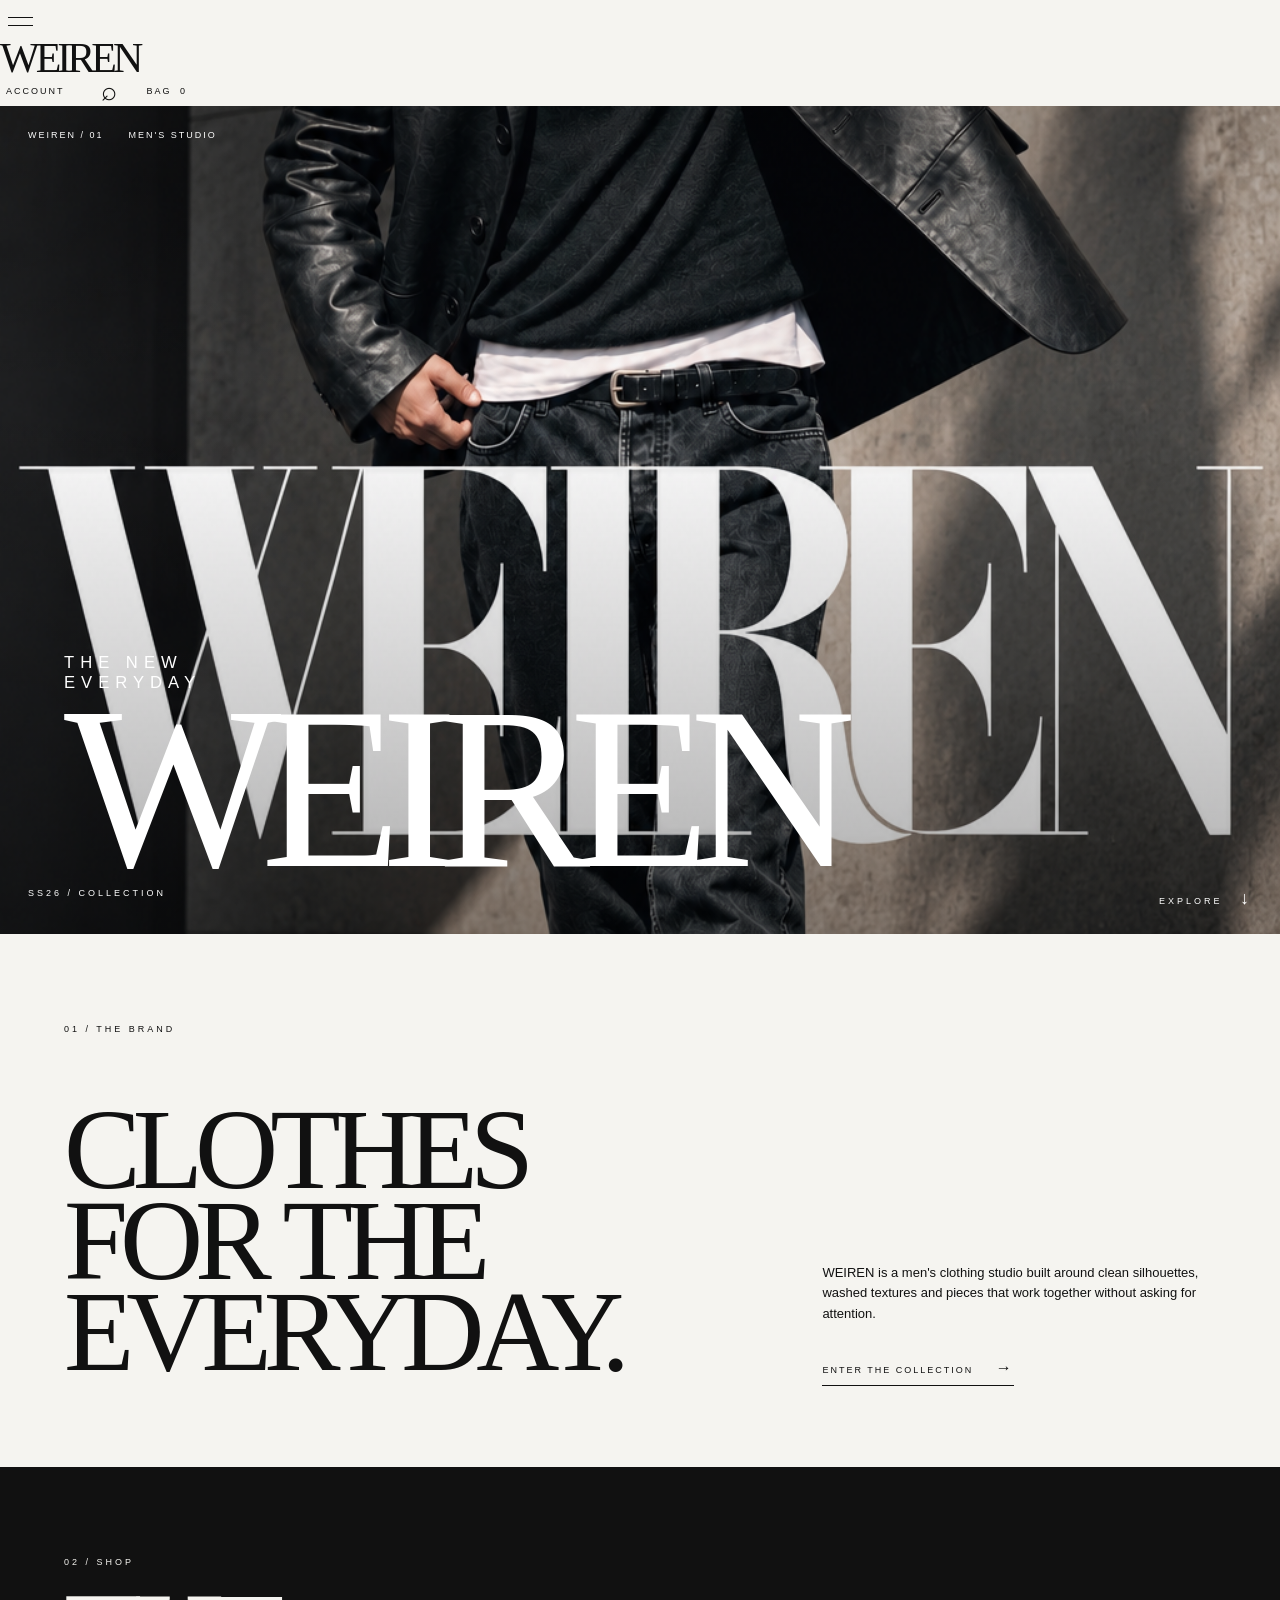
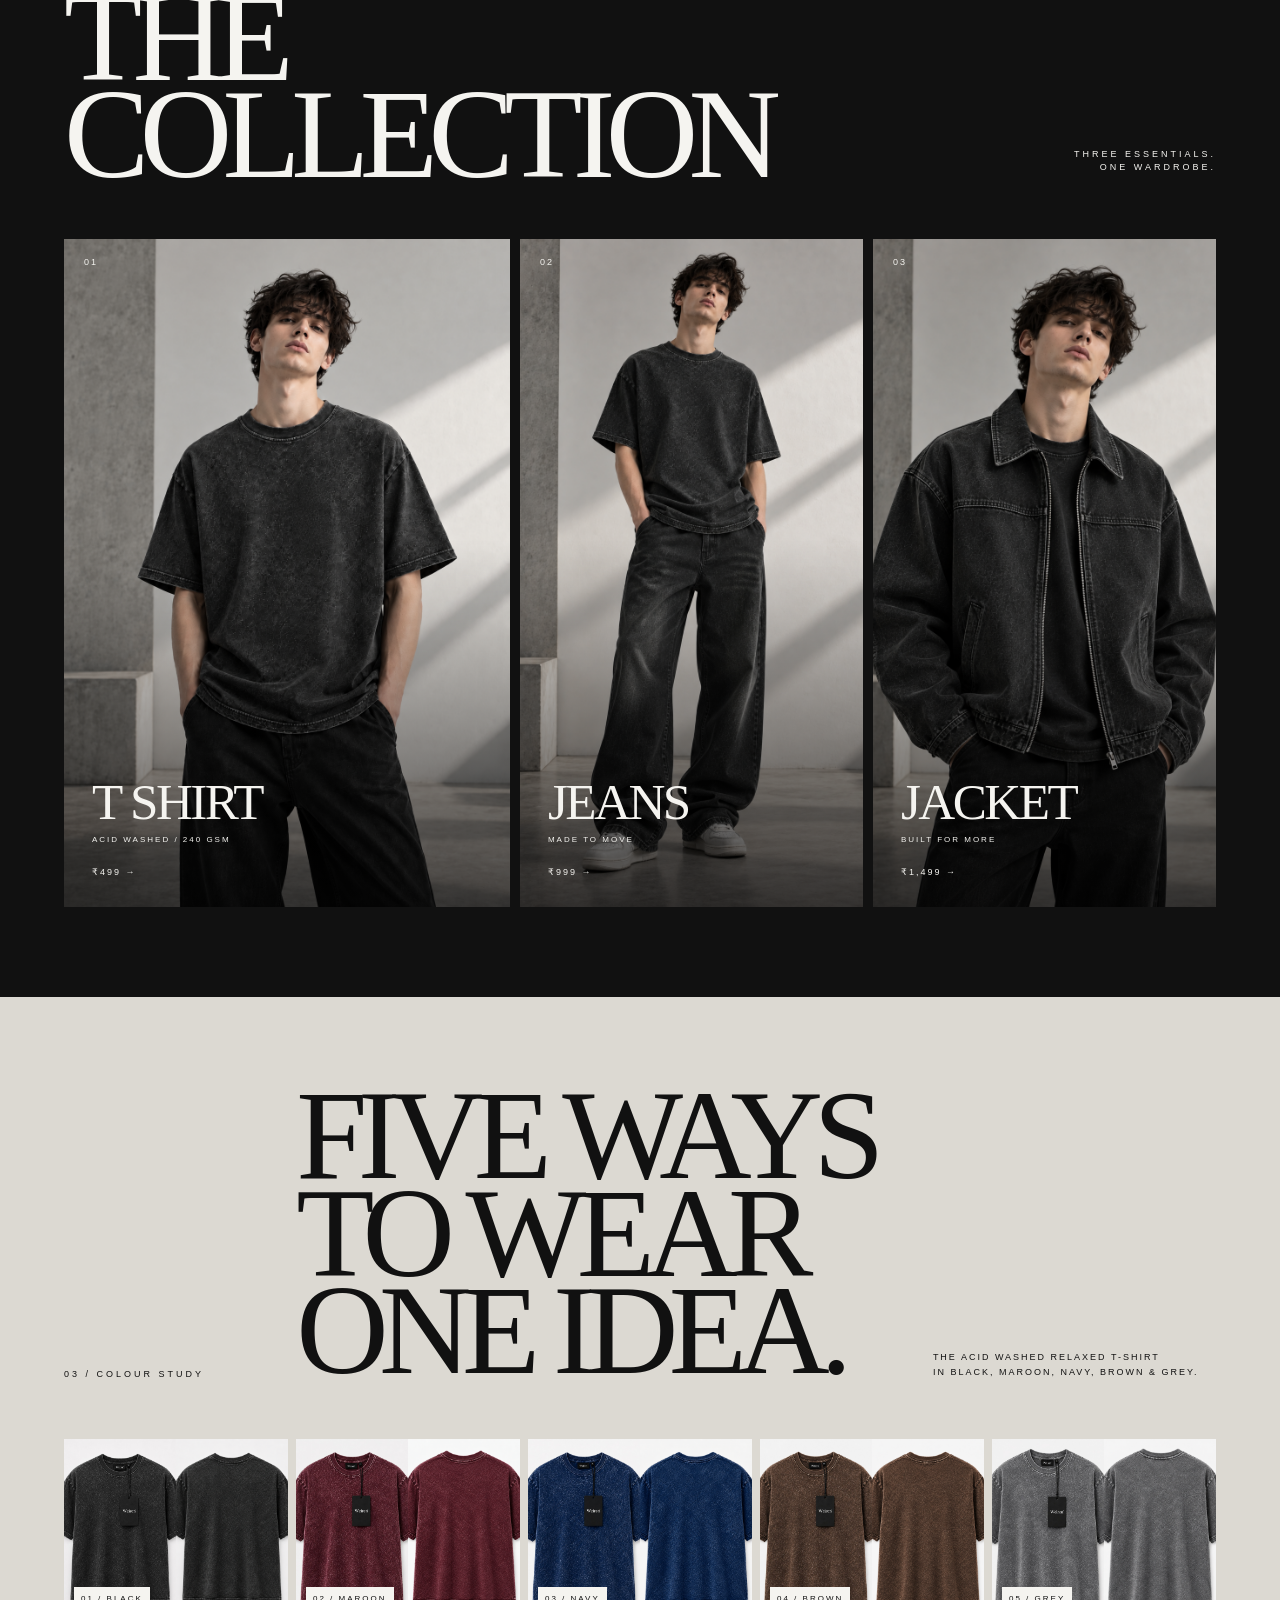
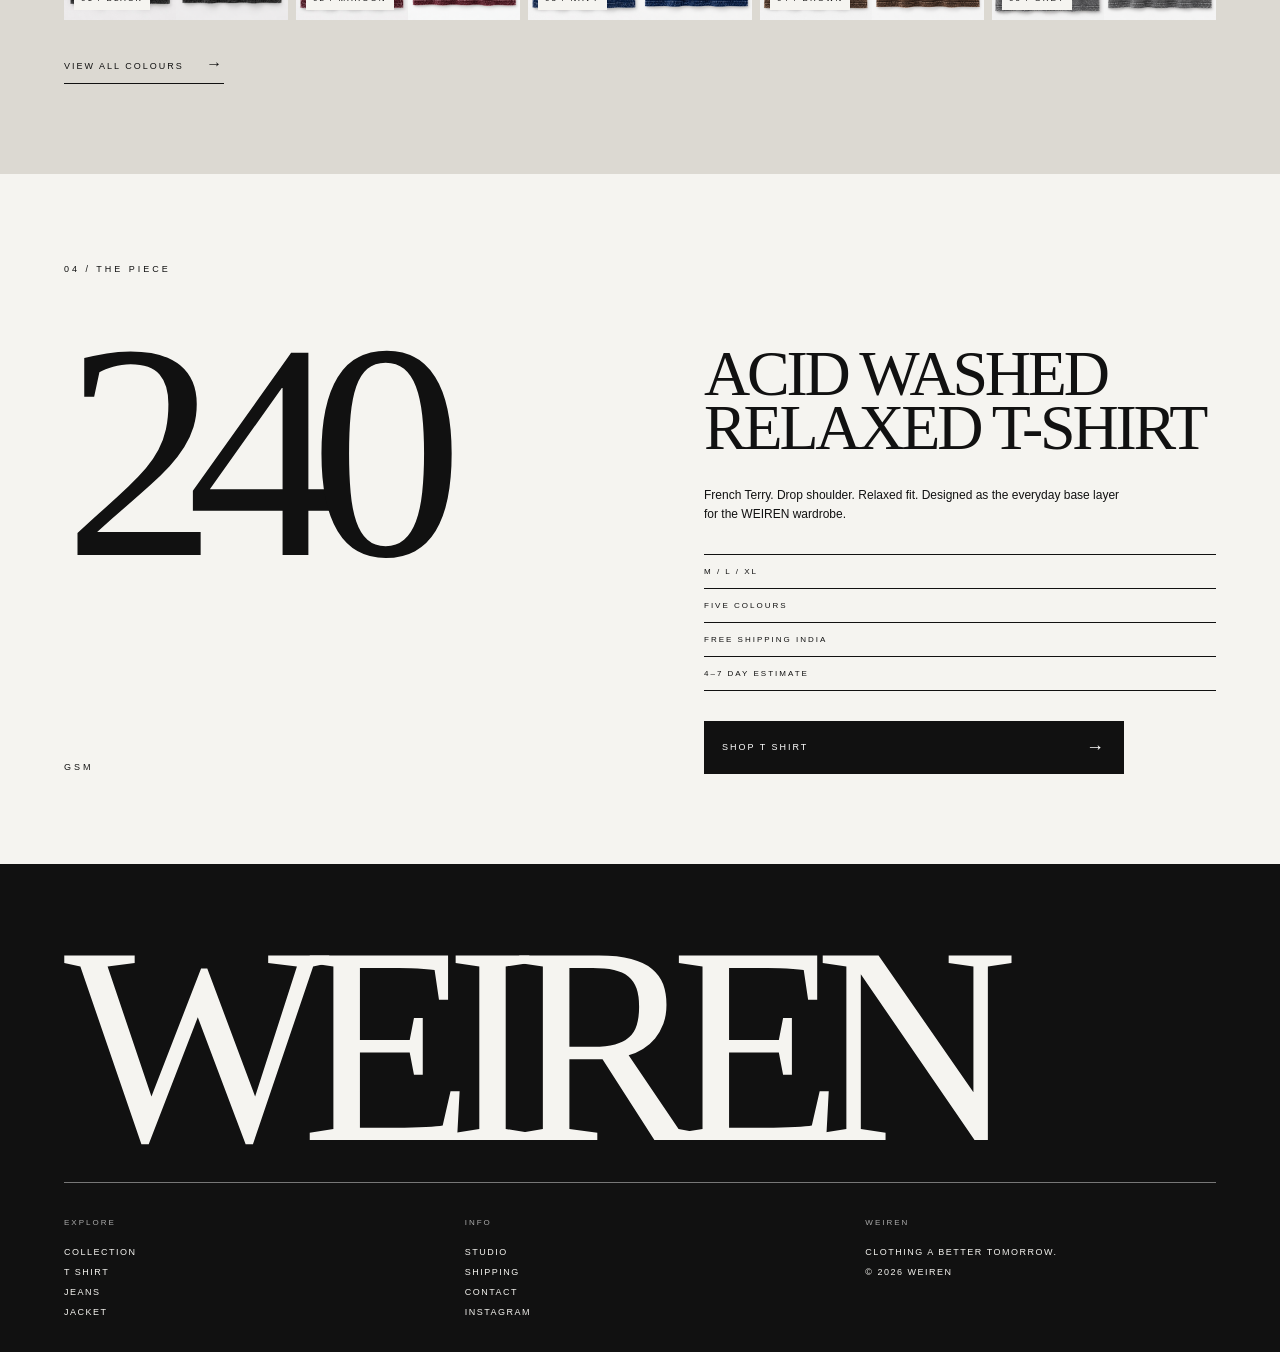
<file: index.html>
<!doctype html><html lang="en"><head><meta charset="utf-8"><meta name="viewport" content="width=device-width,initial-scale=1"><title>WEIREN</title><link rel="stylesheet" href="styles.css"></head><body><header id="header"></header><main id="app"></main><script src="script.js"></script><script src="store-ui.js"></script></body></html>
</file>
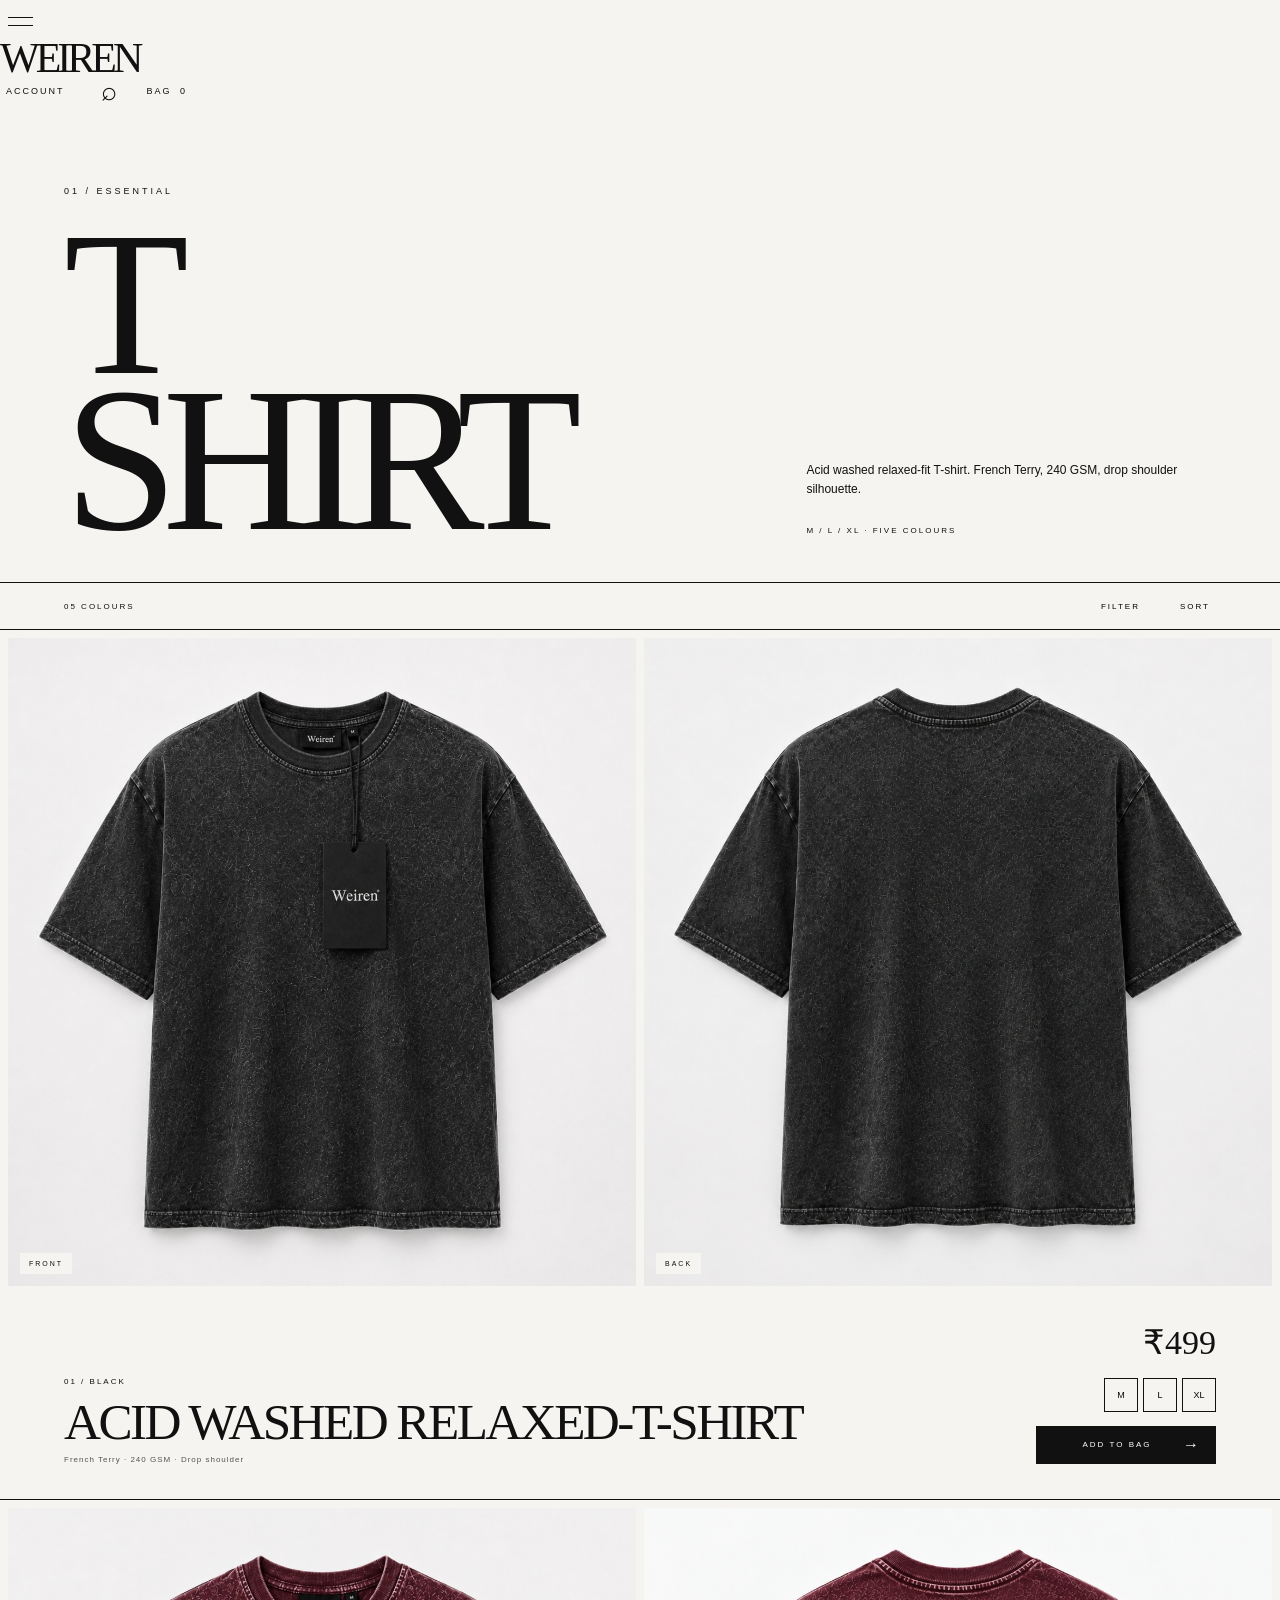
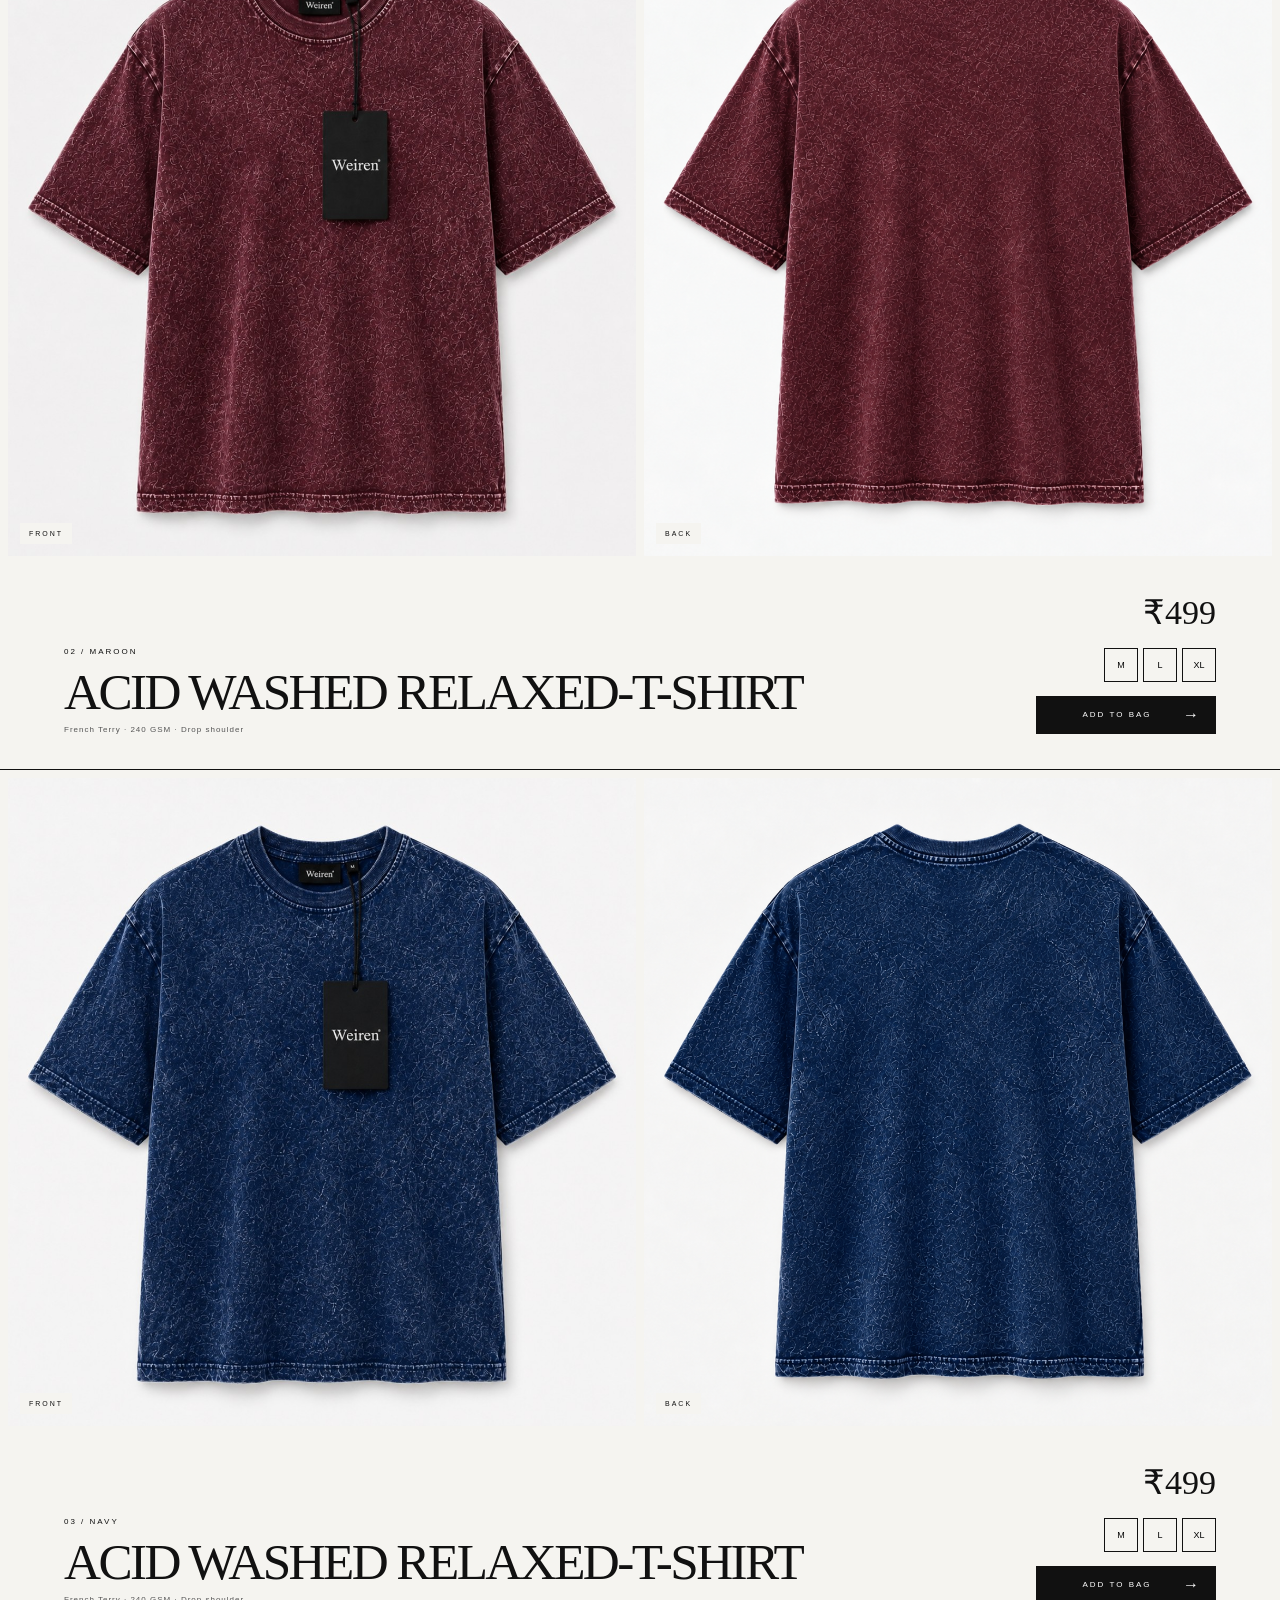
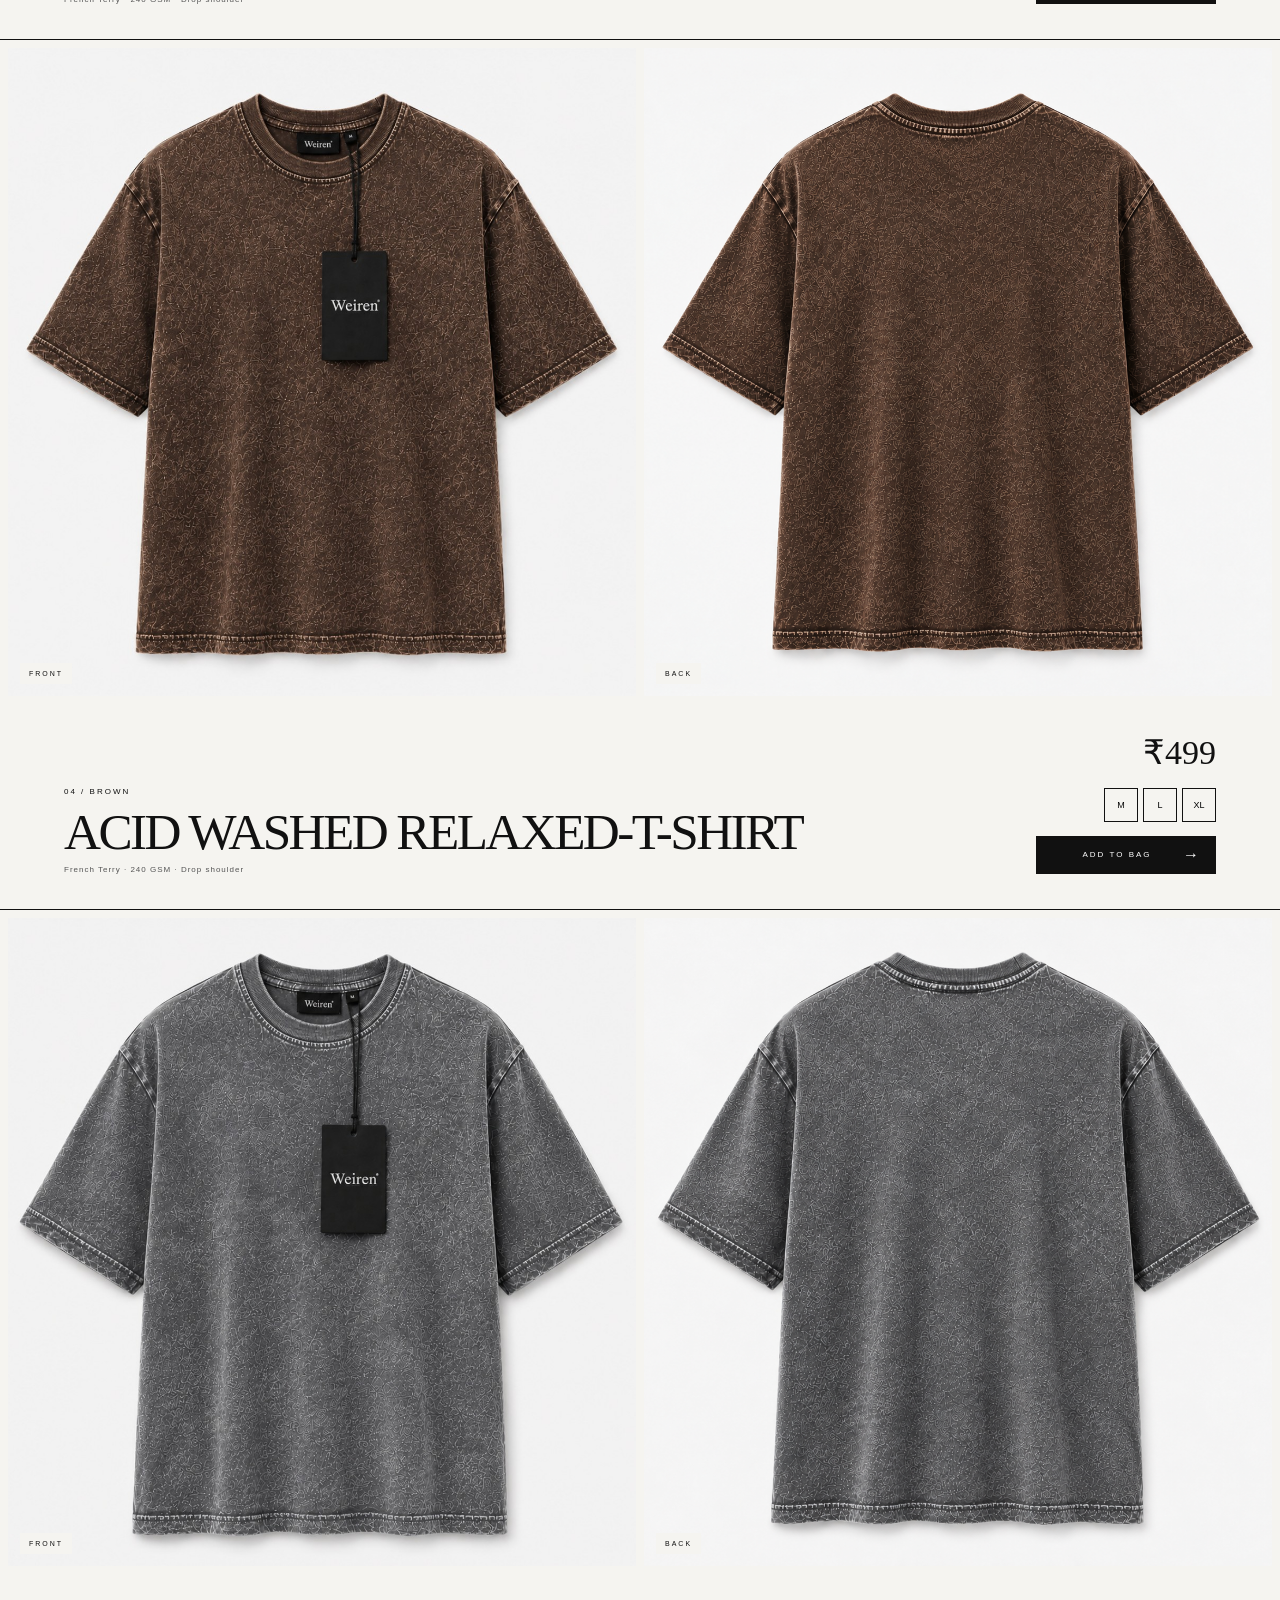
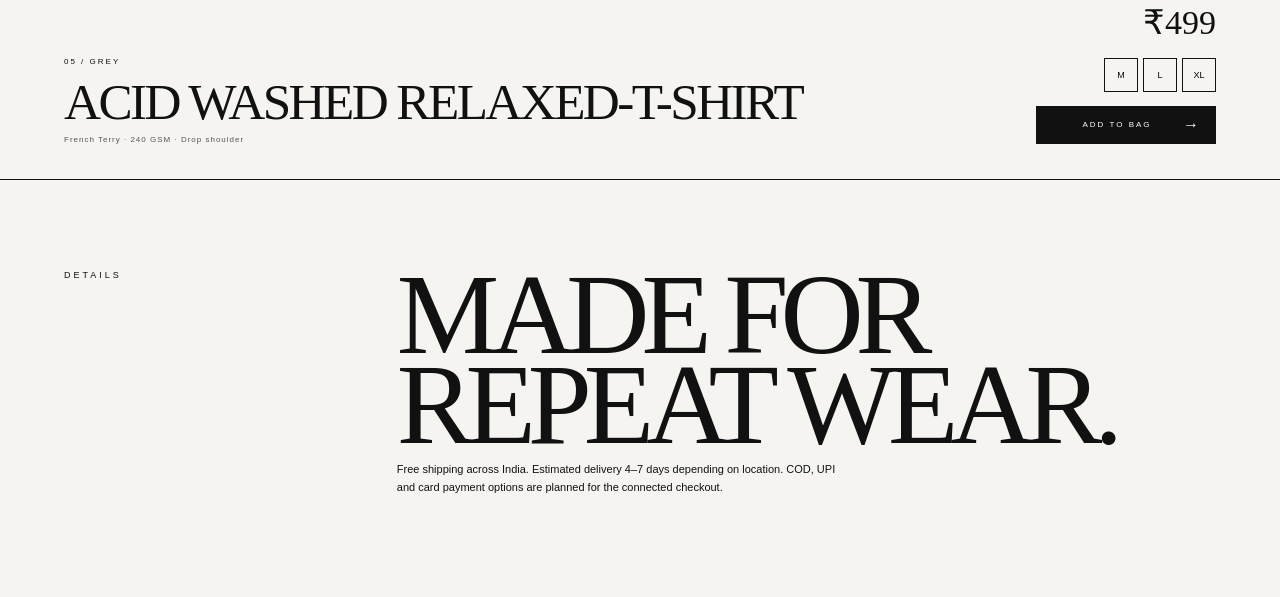
<file: category.html>
<!doctype html><html lang="en"><head><meta charset="utf-8"><meta name="viewport" content="width=device-width,initial-scale=1"><title>WEIREN | Collection</title><link rel="stylesheet" href="styles.css"></head><body><header id="header"></header><main id="app"></main><script src="script.js"></script><script src="store-ui.js"></script></body></html>
</file>
<file: styles.css>
*{box-sizing:border-box}html{scroll-behavior:smooth}body{margin:0;background:#f5f4f0;color:#111;font-family:Arial,Helvetica,sans-serif;overflow-x:hidden}a{color:inherit}.topbar{height:72px;padding:0 28px;display:grid;grid-template-columns:1fr auto 1fr;align-items:center;background:#f5f4f0;border-bottom:1px solid #111;position:sticky;top:0;z-index:50}.brand{font:400 42px/.8 Georgia,'Times New Roman',serif;letter-spacing:-4px;text-decoration:none;justify-self:center}.menu-button,.icon-action,.text-action,.bag-action{border:0;background:none;color:#111;cursor:pointer}.menu-button{width:42px;height:42px;padding:8px;display:flex;flex-direction:column;justify-content:center;gap:7px}.menu-button i{display:block;width:25px;height:1px;background:#111}.top-actions{justify-self:end;display:flex;align-items:center;gap:24px}.text-action,.bag-action{font-size:9px;letter-spacing:2px}.icon-action{font-size:27px;line-height:1}.bag-action{padding:10px 0}.bag-count{font-weight:400;margin-left:4px}.hero-new{height:calc(100svh - 72px);min-height:620px;position:relative;background:#222;color:#fff;overflow:hidden}.hero-new>img{width:100%;height:100%;object-fit:cover;object-position:center;display:block}.hero-overlay{position:absolute;inset:0;background:linear-gradient(180deg,rgba(0,0,0,.2),transparent 35%,rgba(0,0,0,.32))}.hero-meta{position:absolute;top:24px;display:flex;gap:25px;font-size:9px;letter-spacing:2px}.hero-meta-left{left:28px}.hero-title{position:absolute;left:5%;bottom:8%;width:90%}.hero-title p{font-size:clamp(13px,1.3vw,20px);letter-spacing:6px;line-height:1.2;margin:0 0 18px}.hero-title h1{font:400 clamp(95px,18vw,260px)/.68 Georgia,serif;letter-spacing:-.09em;margin:0}.hero-bottom{position:absolute;bottom:25px;left:28px;right:28px;display:flex;justify-content:space-between;font-size:9px;letter-spacing:3px}.hero-bottom a{text-decoration:none}.hero-bottom b{font-size:18px;margin-left:12px;font-weight:400}.section-pad{padding:90px 5vw}.section-label{display:block;font-size:9px;letter-spacing:3px;text-transform:uppercase}.manifesto{background:#f5f4f0}.manifesto-copy{display:grid;grid-template-columns:1.25fr .75fr;gap:8vw;margin-top:70px;align-items:end}.display{font:400 clamp(62px,9vw,150px)/.79 Georgia,serif;letter-spacing:-.07em;margin:0}.manifesto-copy>div{max-width:390px}.manifesto-copy p:not(.display){font-size:13px;line-height:1.6;margin:0 0 34px}.line-link,.story-cta{font-size:9px;letter-spacing:2px;text-decoration:none;border-bottom:1px solid #111;padding-bottom:10px}.line-link b,.story-cta b{font-size:16px;margin-left:18px;font-weight:400}.shop-section{background:#111;color:#f5f4f0}.shop-head{display:flex;justify-content:space-between;align-items:flex-end;margin-bottom:55px}.shop-head h2,.story-head h2,.catalog-head h1,.single-copy h1,.single-detail h2{font:400 clamp(64px,10vw,155px)/.76 Georgia,serif;letter-spacing:-.075em;margin:22px 0 0}.shop-head>p{font-size:9px;letter-spacing:3px;line-height:1.5;text-align:right}.category-grid{display:grid;grid-template-columns:1.3fr 1fr 1fr;gap:10px}.category-tile{text-decoration:none;position:relative;display:block;min-height:620px;overflow:hidden;background:#222}.category-tile img{width:100%;height:100%;object-fit:cover;display:block;transition:transform .7s ease}.category-tile:hover img{transform:scale(1.035)}.category-tile:after{content:'';position:absolute;inset:0;background:linear-gradient(180deg,transparent 45%,rgba(0,0,0,.68))}.category-tile>div{position:absolute;z-index:2;bottom:28px;left:28px;right:28px}.tile-index{position:absolute;z-index:3;top:18px;left:20px;font-size:9px;letter-spacing:2px}.category-tile h3{font:400 clamp(34px,4vw,65px)/.8 Georgia,serif;letter-spacing:-.05em;margin:0 0 12px}.category-tile p{font-size:8px;letter-spacing:2px;margin:0 0 17px}.category-tile b{font-size:9px;letter-spacing:2px;font-weight:400}.colour-story{background:#dcd9d2}.story-head{display:grid;grid-template-columns:.5fr 1.5fr .7fr;gap:30px;align-items:end}.story-head h2{margin:0}.story-head p{font-size:9px;letter-spacing:2px;line-height:1.6;margin:0}.colour-wall{display:grid;grid-template-columns:repeat(5,1fr);gap:8px;margin-top:60px}.colour-card{position:relative;display:grid;grid-template-columns:1fr 1fr;min-width:0;text-decoration:none;overflow:hidden;background:#eee}.colour-card img{width:100%;aspect-ratio:.62;object-fit:cover;display:block}.colour-card span{position:absolute;left:10px;bottom:10px;font-size:8px;letter-spacing:2px;background:#f5f4f0;padding:7px}.story-cta{display:block;width:max-content;margin-top:35px}.details-section{background:#f5f4f0}.details-layout{display:grid;grid-template-columns:1fr 1fr;gap:10vw;margin-top:70px;align-items:end}.details-big{font:400 clamp(150px,24vw,380px)/.7 Georgia,serif;letter-spacing:-.1em}.details-big small{font:400 9px Arial;letter-spacing:3px}.details-layout h2{font:400 clamp(42px,5vw,78px)/.85 Georgia,serif;letter-spacing:-.05em;margin:0}.details-layout p{font-size:12px;line-height:1.6;max-width:420px;margin:30px 0}.details-layout ul{list-style:none;padding:0;margin:0 0 30px;border-top:1px solid #111}.details-layout li{font-size:8px;letter-spacing:2px;padding:12px 0;border-bottom:1px solid #111}.solid-link{display:flex;justify-content:space-between;align-items:center;background:#111;color:#fff;text-decoration:none;padding:16px 18px;font-size:9px;letter-spacing:2px;max-width:420px}.solid-link b{font-size:18px;font-weight:400}.site-footer{background:#111;color:#f5f4f0;padding-bottom:35px}.footer-brand{font:400 clamp(100px,22vw,300px)/.65 Georgia,serif;letter-spacing:-.1em;border-bottom:1px solid #777;padding-bottom:45px}.footer-grid{display:grid;grid-template-columns:1fr 1fr 1fr;gap:50px;margin-top:35px}.footer-grid>div{display:flex;flex-direction:column;gap:10px}.footer-grid span{font-size:8px;letter-spacing:2px;margin-bottom:10px;color:#aaa}.footer-grid a,.footer-grid p,.footer-grid small{font-size:9px;letter-spacing:1.5px;text-decoration:none;margin:0}.menu-overlay{position:fixed;inset:0;background:#111;color:#f5f4f0;z-index:100;transform:translateY(-100%);transition:transform .45s cubic-bezier(.77,0,.18,1);display:flex;align-items:center;justify-content:center}.menu-overlay.open{transform:translateY(0)}.menu-overlay>div{display:flex;flex-direction:column;align-items:center;gap:13px}.menu-overlay span{font-size:8px;letter-spacing:3px;color:#888;margin-bottom:25px}.menu-overlay a{font:400 clamp(40px,6vw,90px)/.85 Georgia,serif;text-decoration:none;letter-spacing:-.05em}.close-menu{position:absolute;top:18px;right:24px;border:0;background:none;color:#f5f4f0;font-size:42px;cursor:pointer}.catalog-head{display:grid;grid-template-columns:1.2fr .8fr;gap:10vw;align-items:end;padding-top:80px;padding-bottom:45px}.catalog-head h1{font-size:clamp(100px,16vw,240px);margin-top:30px}.catalog-head p{font-size:12px;line-height:1.6;max-width:390px;margin:0 0 20px}.catalog-head>div:last-child>span{font-size:8px;letter-spacing:2px}.catalog-tools{height:48px;border-top:1px solid #111;border-bottom:1px solid #111;display:flex;align-items:center;gap:28px;padding:0 5vw;font-size:8px;letter-spacing:2px}.catalog-tools span{margin-right:auto}.catalog-tools button{border:0;background:none;font:inherit;letter-spacing:inherit;cursor:pointer}.filter-strip{display:none;padding:15px 5vw;border-bottom:1px solid #111;gap:8px;flex-wrap:wrap}.filter-strip.show{display:flex}.filter-strip button{border:1px solid #111;background:transparent;padding:8px 13px;font-size:8px;letter-spacing:1px;cursor:pointer}.filter-strip button.active{background:#111;color:#fff}.catalog-grid{display:flex;flex-direction:column}.colour-product{border-bottom:1px solid #111}.product-pair{display:grid;grid-template-columns:1fr 1fr;gap:8px;padding:8px}.product-pair figure{margin:0;position:relative;background:#e7e5df}.product-pair img{display:block;width:100%;height:72vh;min-height:520px;object-fit:cover}.product-pair figcaption{position:absolute;bottom:12px;left:12px;background:#f5f4f0;padding:7px 9px;font-size:7px;letter-spacing:2px}.product-info{padding:28px 5vw 35px;display:grid;grid-template-columns:1fr auto;gap:30px;align-items:end}.product-info span,.product-info p{font-size:8px;letter-spacing:2px;margin:0}.product-info h2{font:400 clamp(34px,4vw,62px)/.85 Georgia,serif;letter-spacing:-.05em;margin:12px 0}.product-info p{letter-spacing:1px;color:#555}.product-buy{text-align:right;min-width:180px}.product-buy strong{display:block;font:400 34px Georgia,serif;margin-bottom:16px}.sizes{display:flex;gap:5px;margin-bottom:14px}.product-buy .sizes{justify-content:flex-end}.sizes button{width:34px;height:34px;background:transparent;border:1px solid #111;font-size:9px;cursor:pointer}.add-button{width:100%;background:#111;color:#fff;border:1px solid #111;padding:13px 14px;font-size:8px;letter-spacing:2px;cursor:pointer}.add-button b{float:right;font-size:16px;font-weight:400;line-height:10px}.catalog-note{display:grid;grid-template-columns:.4fr 1.6fr;gap:10vw}.catalog-note h2{font:400 clamp(60px,9vw,135px)/.78 Georgia,serif;letter-spacing:-.07em;margin:0}.catalog-note p{max-width:450px;font-size:11px;line-height:1.6}.single-product{display:grid;grid-template-columns:.8fr 1.2fr;min-height:calc(100svh - 72px);padding-top:0;padding-bottom:0}.single-copy{padding:90px 5vw 70px 0;display:flex;flex-direction:column;align-items:flex-start;justify-content:center}.single-copy h1{font-size:clamp(100px,15vw,230px);margin:25px 0}.single-copy p{font-size:12px;line-height:1.6;max-width:370px}.single-copy>strong{font:400 38px Georgia,serif;margin:18px 0 10px}.single-copy>span:not(.section-label){font-size:8px;letter-spacing:2px}.single-copy .sizes{margin-top:25px}.single-copy .add-button{max-width:370px}.back-link{font-size:8px;letter-spacing:2px;text-decoration:none;margin-top:25px}.single-image{min-height:calc(100svh - 72px);overflow:hidden}.single-image img{width:100%;height:100%;object-fit:cover;display:block}.single-detail{background:#dcd9d2}.single-detail h2{max-width:900px}.single-detail p{max-width:500px;font-size:12px;line-height:1.6;margin-left:auto;margin-top:40px}.reverse .colour-product{order:2}.store-overlay{position:fixed;inset:0;background:rgba(0,0,0,.45);z-index:200;display:none;align-items:stretch;justify-content:flex-end}.store-overlay.open{display:flex}.store-panel{width:min(480px,100%);height:100%;background:#f5f4f0;padding:55px 35px;overflow:auto;position:relative}.store-close{position:absolute;right:18px;top:15px;border:0;background:none;font-size:34px;cursor:pointer}.store-view h2{font:400 64px/.8 Georgia,serif;letter-spacing:-.05em;margin:10px 0 35px}.store-kicker{font-size:8px;letter-spacing:3px}.store-search-input,.login-form input{width:100%;border:0;border-bottom:1px solid #111;background:transparent;padding:16px 0;outline:none;font:inherit}.search-result{display:grid;grid-template-columns:1fr auto;padding:18px 0;border-bottom:1px solid #bbb;text-decoration:none}.search-result span{font:400 25px Georgia,serif}.search-result small{font-size:8px;letter-spacing:1px}.search-result b{font-size:20px;font-weight:400}.login-form{display:grid}.login-form button,.checkout-button,.logout-button{margin-top:25px;padding:15px;background:#111;color:#fff;border:1px solid #111;font-size:8px;letter-spacing:2px}.logout-button{width:100%;background:transparent;color:#111}.cart-row{display:flex;justify-content:space-between;padding:18px 0;border-bottom:1px solid #bbb}.cart-row strong{font:400 23px Georgia,serif}.cart-row small{display:block;font-size:8px;letter-spacing:1px;margin-top:5px}.cart-row button{border:0;background:none;font-size:25px}.cart-total{text-align:right;margin-top:20px;font-size:9px;letter-spacing:2px}.checkout-button{width:100%}.empty-cart,.no-results{font-size:8px;letter-spacing:2px;padding:30px 0}
@media(max-width:700px){.topbar{height:55px;padding:0 12px;grid-template-columns:42px 1fr auto}.brand{font-size:29px;letter-spacing:-3px}.top-actions{gap:8px}.text-action{display:none}.icon-action{font-size:23px}.bag-action{font-size:7px;letter-spacing:1px}.hero-new{height:calc(100svh - 55px);min-height:600px}.hero-new>img{object-position:center}.hero-meta{top:15px;font-size:6px;gap:12px}.hero-meta-left{left:12px}.hero-title{left:12px;bottom:9%;width:calc(100% - 24px)}.hero-title p{font-size:8px;letter-spacing:3px;margin-bottom:12px}.hero-title h1{font-size:25vw;letter-spacing:-.09em}.hero-bottom{left:12px;right:12px;bottom:15px;font-size:6px;letter-spacing:1.5px}.hero-bottom b{font-size:13px;margin-left:5px}.section-pad{padding:58px 14px}.manifesto-copy{grid-template-columns:1fr;gap:45px;margin-top:40px}.display{font-size:19vw}.manifesto-copy>div{max-width:none}.manifesto-copy p:not(.display){font-size:11px}.shop-head{align-items:flex-end;margin-bottom:28px}.shop-head h2{font-size:18vw}.shop-head>p{font-size:6px;letter-spacing:1.5px}.category-grid{grid-template-columns:1fr 1fr;gap:5px}.category-large{grid-column:1/-1;min-height:75vh}.category-tile{min-height:52vh}.category-tile>div{bottom:14px;left:14px;right:14px}.category-tile h3{font-size:10vw}.category-tile p,.category-tile b{font-size:6px;letter-spacing:1px}.tile-index{top:10px;left:10px;font-size:6px}.story-head{grid-template-columns:1fr;gap:20px}.story-head h2{font-size:18vw}.story-head p{font-size:6px}.colour-wall{grid-template-columns:repeat(2,1fr);gap:5px;margin-top:35px}.colour-card:last-child{grid-column:1/-1}.colour-card span{font-size:6px;padding:5px}.details-layout{grid-template-columns:1fr;gap:45px;margin-top:40px}.details-big{font-size:45vw}.details-layout h2{font-size:12vw}.details-layout p{font-size:10px}.footer-brand{font-size:25vw}.footer-grid{grid-template-columns:1fr 1fr;gap:30px}.footer-grid>div:last-child{grid-column:1/-1}.footer-grid a,.footer-grid p,.footer-grid small{font-size:7px}.catalog-head{grid-template-columns:1fr;gap:35px;padding-top:55px;padding-bottom:30px}.catalog-head h1{font-size:24vw;margin-top:20px}.catalog-head p{font-size:10px}.catalog-tools{padding:0 14px;font-size:7px;gap:15px}.filter-strip{padding:12px 14px}.product-pair{gap:4px;padding:4px}.product-pair img{height:57vh;min-height:370px}.product-info{grid-template-columns:1fr;gap:25px;padding:22px 14px 28px}.product-info h2{font-size:9vw}.product-buy{text-align:left;min-width:0}.product-buy .sizes{justify-content:flex-start}.product-buy strong{font-size:29px}.catalog-note{grid-template-columns:1fr;gap:30px}.catalog-note h2{font-size:17vw}.single-product{display:flex;flex-direction:column-reverse;min-height:0;padding:0}.single-image{height:70svh;min-height:0}.single-copy{padding:45px 14px 55px}.single-copy h1{font-size:24vw;margin:20px 0}.single-copy p{font-size:10px}.single-copy>strong{font-size:31px}.single-copy .add-button{max-width:none}.single-detail h2{font-size:17vw}.single-detail p{font-size:10px;margin-left:0}.store-panel{width:100%;padding:45px 20px 30px}.store-view h2{font-size:50px}.close-menu{top:8px;right:10px}.menu-overlay a{font-size:12vw}}
</file>
